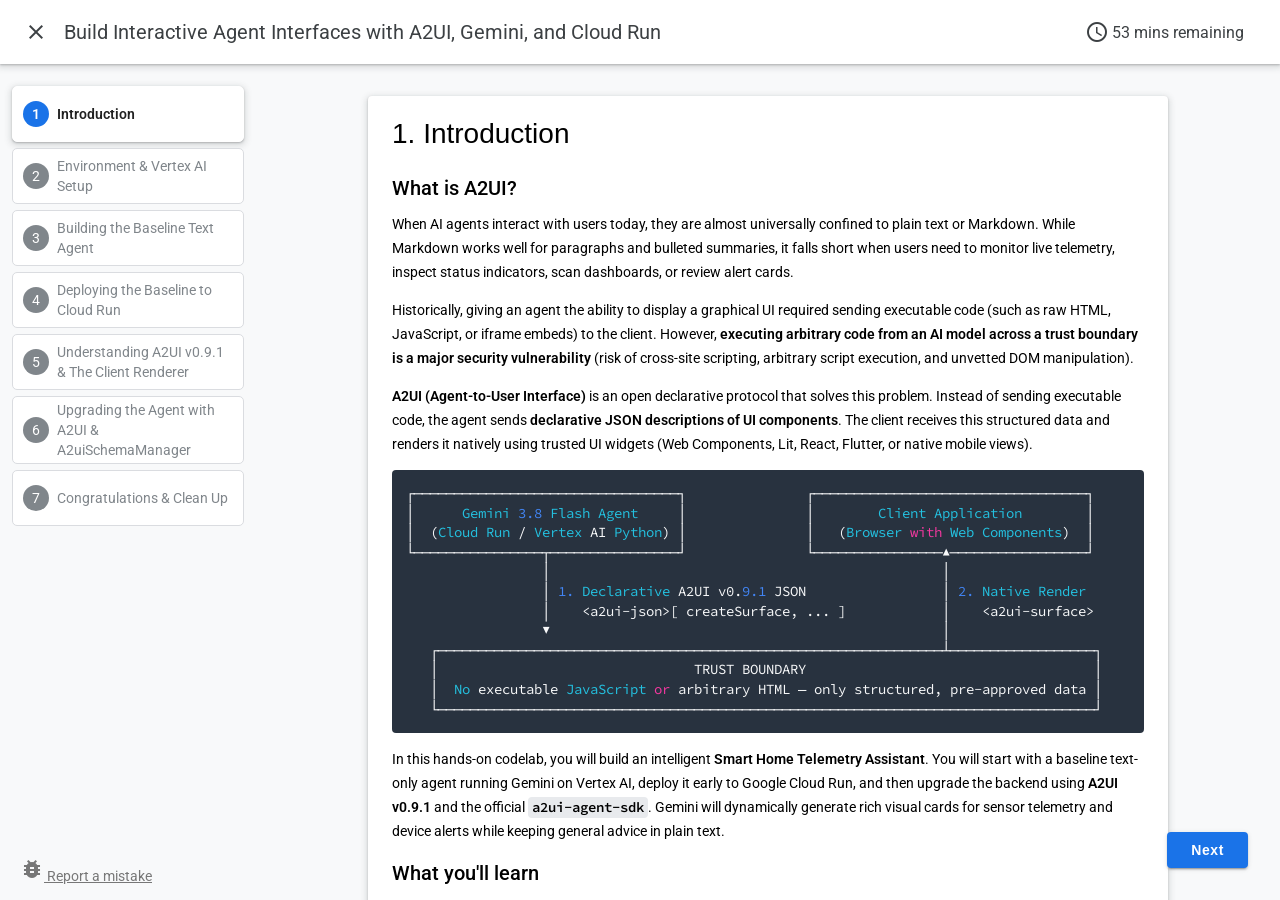
<file: interactive-agent-ui-a2ui-gemini/index.html>
<!doctype html>

<html>
<head>
  <meta name="viewport" content="width=device-width, minimum-scale=1.0, initial-scale=1.0, user-scalable=yes">
  <meta name="theme-color" content="#4F7DC9">
  <meta charset="UTF-8">
  <title>Build Interactive Agent Interfaces with A2UI, Gemini, and Cloud Run</title>
  <link rel="stylesheet" href="//fonts.googleapis.com/css?family=Source+Code+Pro:400|Roboto:400,300,400italic,500,700|Roboto+Mono">
  <link rel="stylesheet" href="//fonts.googleapis.com/icon?family=Material+Icons">
  <link rel="stylesheet" href="./claat-public/codelab-elements.css">
  <style>
    .success {
      color: #1e8e3e;
    }
    .error {
      color: red;
    }
  </style>
</head>
<body>
  <google-codelab-analytics gaid="UA-49880327-14"></google-codelab-analytics>
  <google-codelab codelab-gaid=""
                  id="interactive-agent-ui-a2ui-gemini"
                  title="Build Interactive Agent Interfaces with A2UI, Gemini, and Cloud Run"
                  environment="web"
                  feedback-link="https://github.com/a2ui-project/a2ui/issues">
    
      <google-codelab-step label="Introduction" duration="5">
        <h2 is-upgraded>What is A2UI?</h2>
<p>When AI agents interact with users today, they are almost universally confined to plain text or Markdown. While Markdown works well for paragraphs and bulleted summaries, it falls short when users need to monitor live telemetry, inspect status indicators, scan dashboards, or review alert cards.</p>
<p>Historically, giving an agent the ability to display a graphical UI required sending executable code (such as raw HTML, JavaScript, or iframe embeds) to the client. However, <strong>executing arbitrary code from an AI model across a trust boundary is a major security vulnerability</strong> (risk of cross-site scripting, arbitrary script execution, and unvetted DOM manipulation).</p>
<p><strong>A2UI (Agent-to-User Interface)</strong> is an open declarative protocol that solves this problem. Instead of sending executable code, the agent sends <strong>declarative JSON descriptions of UI components</strong>. The client receives this structured data and renders it natively using trusted UI widgets (Web Components, Lit, React, Flutter, or native mobile views).</p>
<pre><code>┌─────────────────────────────────┐               ┌──────────────────────────────────┐
│      Gemini 3.8 Flash Agent     │               │        Client Application        │
│  (Cloud Run / Vertex AI Python) │               │   (Browser with Web Components)  │
└────────────────┬────────────────┘               └────────────────▲─────────────────┘
                 │                                                 │
                 │ 1. Declarative A2UI v0.9.1 JSON                 │ 2. Native Render
                 │    &lt;a2ui-json&gt;[ createSurface, ... ]            │    &lt;a2ui-surface&gt;
                 ▼                                                 │
   ┌───────────────────────────────────────────────────────────────┴──────────────────┐
   │                                TRUST BOUNDARY                                    │
   │  No executable JavaScript or arbitrary HTML — only structured, pre-approved data │
   └──────────────────────────────────────────────────────────────────────────────────┘
</code></pre>
<p>In this hands-on codelab, you will build an intelligent <strong>Smart Home Telemetry Assistant</strong>. You will start with a baseline text-only agent running Gemini on Vertex AI, deploy it early to Google Cloud Run, and then upgrade the backend using <strong>A2UI v0.9.1</strong> and the official <strong><code>a2ui-agent-sdk</code></strong>. Gemini will dynamically generate rich visual cards for sensor telemetry and device alerts while keeping general advice in plain text.</p>
<h2 class="checklist" is-upgraded>What you&#39;ll learn</h2>
<ul class="checklist">
<li>The core concepts and trust-boundary security of the A2UI declarative protocol.</li>
<li>How to connect a Python FastAPI backend to <strong>Gemini 3.8 Flash</strong> using the <code>google-genai</code> SDK on <strong>Vertex AI</strong>.</li>
<li>How to equip Gemini with a <strong>Tool</strong> to inspect simulated smart home telemetry.</li>
<li>How to deploy a containerized application to <strong>Google Cloud Run</strong>.</li>
<li>How to use the official <strong><code>a2ui-agent-sdk</code></strong> and <code>A2uiSchemaManager</code> to generate standard A2UI v0.9.1 prompts programmatically instead of maintaining custom text blobs.</li>
<li>How to embed an A2UI client renderer (<code>&lt;a2ui-surface&gt;</code>) into a web interface with <strong>zero build steps</strong> using browser ES modules.</li>
<li>How to test queries like <em>&#34;What needs my attention?&#34;</em> to detect low batteries and display visual alert cards.</li>
</ul>
<h2 is-upgraded>Prerequisites</h2>
<ul>
<li>Basic experience with terminal commands and Python.</li>
<li>A Google Cloud Project with billing enabled.</li>
<li>Access to Google Cloud Shell or a local machine with the Google Cloud SDK (<code>gcloud</code>) installed.</li>
</ul>


      </google-codelab-step>
    
      <google-codelab-step label="Environment &amp; Vertex AI Setup" duration="8">
        <p>In this step, you will prepare your Google Cloud environment, enable the necessary Cloud APIs, configure IAM access for Vertex AI, and examine the starter repository.</p>
<h2 is-upgraded>Launch Google Cloud Shell</h2>
<p>Open the <a href="https://console.cloud.google.com/" target="_blank">Google Cloud Console</a> in your browser, log in to your Google Cloud account, and click the <strong>Activate Cloud Shell</strong> button in the top right corner.</p>
<p>Cloud Shell provides a pre-configured Linux terminal with <code>gcloud</code>, <code>python3</code>, and <code>git</code> already installed.</p>
<h2 is-upgraded>Set your Project ID and Region</h2>
<p>In Cloud Shell, set your Google Cloud project and preferred region as shell environment variables:</p>
<pre><code language="language-bash" class="language-bash"># Set your active Google Cloud Project ID
export GOOGLE_CLOUD_PROJECT=&#34;$(gcloud config get-value project)&#34;
export GOOGLE_CLOUD_REGION=&#34;us-central1&#34;

echo &#34;Project ID: ${GOOGLE_CLOUD_PROJECT}&#34;
echo &#34;Region:     ${GOOGLE_CLOUD_REGION}&#34;
</code></pre>
<h2 is-upgraded>Enable Required Google Cloud APIs</h2>
<p>Enable the APIs for Cloud Run, Vertex AI, and Cloud Build:</p>
<pre><code language="language-bash" class="language-bash">gcloud services enable \
  run.googleapis.com \
  aiplatform.googleapis.com \
  cloudbuild.googleapis.com
</code></pre>
<h2 is-upgraded>Configure IAM Permissions for Vertex AI</h2>
<p>When deploying to Google Cloud Run, your container runs by default under the <strong>Compute Engine default service account</strong>. Grant this service account the <code>roles/aiplatform.user</code> role so it can authenticate against Vertex AI via Application Default Credentials (ADC):</p>
<pre><code language="language-bash" class="language-bash"># Retrieve project number
PROJECT_NUMBER=&#34;$(gcloud projects describe ${GOOGLE_CLOUD_PROJECT} --format=&#39;value(projectNumber)&#39;)&#34;

# Grant Vertex AI User role to the default service account
gcloud projects add-iam-policy-binding ${GOOGLE_CLOUD_PROJECT} \
  --member=&#34;serviceAccount:${PROJECT_NUMBER}-compute@developer.gserviceaccount.com&#34; \
  --role=&#34;roles/aiplatform.user&#34;
</code></pre>
<aside class="special"><p><strong>Tip:</strong> Configuring IAM roles early ensures that your Cloud Run deployment can call Gemini on Vertex AI immediately upon deployment without authentication errors. </p>
</aside>
<h2 is-upgraded>Clone and Inspect the Starter Repository</h2>
<p>To focus directly on backend logic, Gemini prompting, and A2UI rendering, clone the pre-built starter repository which already includes the web frontend boilerplate (<code>index.html</code>, <code>styles.css</code>, <code>a2ui-bridge.js</code>), <code>Dockerfile</code>, and <code>sensors.py</code>:</p>
<pre><code language="language-bash" class="language-bash">git clone https://github.com/avedave/smart-home-a2ui-starter.git
cd smart-home-a2ui-starter
</code></pre>
<aside class="warning"><p><strong>Note:</strong> If you are already working directly in the project workspace, simply navigate to the workspace directory: <code>cd ~/projects/a2ui/ag</code>. </p>
</aside>
<h2 is-upgraded>Install Dependencies</h2>
<p>Set up a virtual environment and install the required dependencies:</p>
<pre><code language="language-bash" class="language-bash">python3 -m venv .venv
source .venv/bin/activate
pip install -r requirements.txt
</code></pre>
<p>The <code>requirements.txt</code> file includes:</p>
<ul>
<li><code>fastapi==0.141.1</code>: Modern, lightweight asynchronous web framework.</li>
<li><code>uvicorn[standard]==0.54.0</code>: High-performance ASGI web server.</li>
<li><code>google-genai==2.25.0</code>: Google Gen AI SDK for Python with Vertex AI support.</li>
<li><code>a2ui-agent-sdk==0.6.0</code>: Official A2UI Python SDK providing <code>A2uiSchemaManager</code> and <code>BasicCatalog</code>.</li>
</ul>
<h2 is-upgraded>Inspect <code>sensors.py</code></h2>
<p>Open and view <code>sensors.py</code>. This module provides simulated telemetry from smart home sensors:</p>
<pre><code language="language-python" class="language-python">SMART_HOME_SENSORS = {
    &#34;climate&#34;: {
        &#34;thermostat&#34;: {
            &#34;name&#34;: &#34;Living Room Thermostat&#34;,
            &#34;current_temperature&#34;: 71,
            &#34;target_temperature&#34;: 72,
            &#34;humidity&#34;: 45,
            &#34;mode&#34;: &#34;heat&#34;,
            &#34;battery_percent&#34;: 92,
            &#34;status&#34;: &#34;normal&#34;,
        },
    },
    &#34;environmental&#34;: {
        &#34;nursery_air_sensor&#34;: {
            &#34;name&#34;: &#34;Nursery Air Quality Monitor&#34;,
            &#34;co2_ppm&#34;: 540,
            &#34;voc_index&#34;: &#34;Good&#34;,
            &#34;humidity&#34;: 48,
            &#34;battery_percent&#34;: 14,  # LOW BATTERY! Needs attention
            &#34;status&#34;: &#34;low_battery_warning&#34;,
        },
        &#34;basement_water_sensor&#34;: {
            &#34;name&#34;: &#34;Basement Water Leak Detector&#34;,
            &#34;moisture_detected&#34;: False,
            &#34;battery_percent&#34;: 95,
            &#34;status&#34;: &#34;normal&#34;,
        },
    },
    &#34;safety&#34;: {
        &#34;hallway_smoke_detector&#34;: {
            &#34;name&#34;: &#34;Hallway Smoke &amp; CO Alarm&#34;,
            &#34;smoke_detected&#34;: False,
            &#34;co_detected&#34;: False,
            &#34;battery_percent&#34;: 11,  # CRITICALLY LOW BATTERY! Needs attention
            &#34;status&#34;: &#34;critical_battery&#34;,
        },
    },
    &#34;security&#34;: {
        &#34;front_door_lock&#34;: {
            &#34;name&#34;: &#34;Front Door Smart Lock&#34;,
            &#34;state&#34;: &#34;locked&#34;,
            &#34;battery_percent&#34;: 88,
            &#34;status&#34;: &#34;normal&#34;,
        },
        &#34;garage_door&#34;: {
            &#34;name&#34;: &#34;Garage Overhead Door&#34;,
            &#34;state&#34;: &#34;closed&#34;,
            &#34;battery_percent&#34;: 90,
            &#34;status&#34;: &#34;normal&#34;,
        },
    },
    &#34;lighting&#34;: {
        &#34;living_room&#34;: {&#34;name&#34;: &#34;Living Room Ceiling&#34;, &#34;state&#34;: &#34;on&#34;, &#34;brightness&#34;: 80},
        &#34;kitchen&#34;: {&#34;name&#34;: &#34;Kitchen Pendant&#34;, &#34;state&#34;: &#34;off&#34;, &#34;brightness&#34;: 0},
        &#34;bedroom&#34;: {&#34;name&#34;: &#34;Bedroom Lamp&#34;, &#34;state&#34;: &#34;on&#34;, &#34;brightness&#34;: 50},
    },
}

def get_sensor_report() -&gt; Dict[str, Any]:
    &#34;&#34;&#34;Retrieves a comprehensive status report from all smart home sensors.&#34;&#34;&#34;
    return SMART_HOME_SENSORS
</code></pre>
<aside class="special"><p><strong>Key Scenario:</strong> Notice the two battery conditions: the <strong>Nursery Air Quality Monitor</strong> is down to 14% (warning), and the <strong>Hallway Smoke &amp; CO Alarm</strong> has dropped to a critical 11%. Later in this codelab, you will ask Gemini: <em>&#34;What needs my attention?&#34;</em> and see how A2UI highlights these urgent warnings. </p>
</aside>


      </google-codelab-step>
    
      <google-codelab-step label="Building the Baseline Text Agent" duration="10">
        <p>Before introducing A2UI, you will create a baseline agent in <code>main.py</code> that interacts with Gemini 3.8 Flash on Vertex AI and returns traditional text-only responses.</p>
<h2 is-upgraded>Author <code>main.py</code></h2>
<p>Create or edit <code>main.py</code> in your project root with the following implementation:</p>
<pre><code language="language-python" class="language-python">import os
from typing import Any, Dict, List, Optional
from fastapi import FastAPI, HTTPException
from fastapi.staticfiles import StaticFiles
from fastapi.responses import FileResponse
from pydantic import BaseModel
from google import genai
from google.genai import types

from sensors import get_sensor_report

app = FastAPI(title=&#34;Smart Home Assistant&#34;)

# Configure Vertex AI Gemini Client
PROJECT_ID = os.environ.get(&#34;GOOGLE_CLOUD_PROJECT&#34;) or os.environ.get(&#34;GCP_PROJECT&#34;)
LOCATION = os.environ.get(&#34;GOOGLE_CLOUD_REGION&#34;, &#34;us-central1&#34;)

client = genai.Client(
    vertexai=True,
    project=PROJECT_ID,
    location=LOCATION,
)

BASELINE_SYSTEM_INSTRUCTION = &#34;&#34;&#34;You are a helpful Smart Home Voice &amp; Telemetry Assistant.
You monitor IoT home sensors: climate, indoor air quality, smoke detectors, security locks, and battery health.
You have access to the `get_sensor_report` tool to inspect real-time sensor data.
Provide helpful, friendly text answers to user questions.&#34;&#34;&#34;

class ChatMessage(BaseModel):
    role: str
    content: str

class ChatRequest(BaseModel):
    message: str
    history: Optional[List[ChatMessage]] = None

class ChatResponse(BaseModel):
    text: str
    a2ui: Optional[Any] = None

@app.post(&#34;/api/chat&#34;, response_model=ChatResponse)
async def chat_endpoint(req: ChatRequest):
    try:
        contents = []
        if req.history:
            for msg in req.history:
                contents.append(types.Content(
                    role=msg.role,
                    parts=[types.Part.from_text(text=msg.content)]
                ))
        contents.append(types.Content(
            role=&#34;user&#34;,
            parts=[types.Part.from_text(text=req.message)]
        ))

        config = types.GenerateContentConfig(
            system_instruction=BASELINE_SYSTEM_INSTRUCTION,
            temperature=0.3,
            tools=[get_sensor_report],
        )

        response = client.models.generate_content(
            model=&#34;gemini-3.8-flash&#34;,
            contents=contents,
            config=config,
        )

        return ChatResponse(text=response.text or &#34;No response generated.&#34;, a2ui=None)
    except Exception as e:
        print(f&#34;Error calling Gemini: {e}&#34;)
        raise HTTPException(status_code=500, detail=str(e))

@app.get(&#34;/api/sensors&#34;)
async def sensors_endpoint():
    &#34;&#34;&#34;Returns raw sensor telemetry.&#34;&#34;&#34;
    return get_sensor_report()

# Mount static frontend
static_dir = os.path.join(os.path.dirname(__file__), &#34;static&#34;)
if os.path.exists(static_dir):
    app.mount(&#34;/static&#34;, StaticFiles(directory=static_dir), name=&#34;static&#34;)

@app.get(&#34;/&#34;)
async def root():
    index_file = os.path.join(static_dir, &#34;index.html&#34;)
    if os.path.exists(index_file):
        return FileResponse(index_file)
    return {&#34;message&#34;: &#34;Smart Home Telemetry API running.&#34;}

if __name__ == &#34;__main__&#34;:
    import uvicorn
    port = int(os.environ.get(&#34;PORT&#34;, 8080))
    uvicorn.run(&#34;main:app&#34;, host=&#34;0.0.0.0&#34;, port=port, reload=True)
</code></pre>
<h2 is-upgraded>Key Architectural Concepts in <code>main.py</code></h2>
<ol type="1">
<li><strong>Vertex AI Initialization:</strong> The <code>genai.Client(vertexai=True, ...)</code> initializes the unified <code>google-genai</code> SDK using Google Cloud credentials.</li>
<li><strong>Function Calling (Tools):</strong> We pass <code>tools=[get_sensor_report]</code> to <code>types.GenerateContentConfig</code>. When the user asks about the home, Gemini automatically calls <code>get_sensor_report()</code> to fetch the real-time sensor dictionary.</li>
<li><strong>Model Selection:</strong> We use <code>gemini-3.8-flash</code>, offering low latency, cost efficiency, and strong reasoning capabilities for function calling.</li>
</ol>
<h2 is-upgraded>Test the Baseline Agent Locally</h2>
<p>Start the local server:</p>
<pre><code language="language-bash" class="language-bash">uvicorn main:app --reload --port 8080
</code></pre>
<p>Click <strong>Web Preview</strong> in the top right of Cloud Shell and select <strong>Preview on port 8080</strong>.</p>
<p>Try two different prompts:</p>
<ol type="1">
<li><strong>Conversational Question:</strong><ul>
<li>Prompt: <em>&#34;What is a healthy indoor humidity?&#34;</em></li>
<li>Result: Gemini provides a helpful, friendly paragraph explaining that 30% to 50% relative humidity is ideal. This is a great user experience for text.</li>
</ul>
</li>
<li><strong>Telemetry / Status Check:</strong><ul>
<li>Prompt: <em>&#34;Show all sensor readings&#34;</em> or <em>&#34;What is the status of my home?&#34;</em></li>
<li>Result: Gemini fetches the sensor dictionary and outputs a long list of bullet points or a wall of text.</li>
</ul>
</li>
</ol>
<aside class="warning"><p><strong>The Text-Only UX Problem:</strong> Notice the contrast. While text works well for explanations, scanning through paragraphs of bullet points to find which battery is dead or which alarm is triggering is slow, error-prone, and cumbersome. Users expect visual dashboards and status badges for IoT devices. </p>
</aside>
<p>Press <code>Ctrl+C</code> in your terminal to stop the local test server before proceeding.</p>


      </google-codelab-step>
    
      <google-codelab-step label="Deploying the Baseline to Cloud Run" duration="7">
        <p>Deploying to Google Cloud Run early allows you to verify that containerization, Cloud Build, IAM service account permissions, and Vertex AI connectivity work end-to-end.</p>
<h2 is-upgraded>Review the <code>Dockerfile</code></h2>
<p>The starter repository contains a production-ready <code>Dockerfile</code>:</p>
<pre><code language="language-dockerfile" class="language-dockerfile">FROM python:3.11-slim

ENV PYTHONUNBUFFERED=1 \
    PORT=8080

WORKDIR /app

COPY requirements.txt .
RUN pip install --no-cache-dir -r requirements.txt

COPY . .

CMD [&#34;uvicorn&#34;, &#34;main:app&#34;, &#34;--host&#34;, &#34;0.0.0.0&#34;, &#34;--port&#34;, &#34;8080&#34;]
</code></pre>
<h2 is-upgraded>Deploy to Cloud Run</h2>
<p>Run <code>gcloud run deploy</code> to build and deploy your container from source:</p>
<pre><code language="language-bash" class="language-bash">gcloud run deploy smart-home-a2ui \
  --source . \
  --region &#34;${GOOGLE_CLOUD_REGION}&#34; \
  --allow-unauthenticated \
  --set-env-vars GOOGLE_CLOUD_PROJECT=&#34;${GOOGLE_CLOUD_PROJECT}&#34;,GOOGLE_CLOUD_REGION=&#34;${GOOGLE_CLOUD_REGION}&#34;
</code></pre>
<p>When prompted to confirm the service name or creation, press <strong>Enter</strong>.</p>
<p>Google Cloud Build will package the container, upload it to Artifact Registry, and launch a Cloud Run service.</p>
<p>Once the command completes, you will see a service URL in your terminal:</p>
<pre><code>Service [smart-home-a2ui] revision [smart-home-a2ui-00001-xxx] has been deployed and is serving 100 percent of traffic.
Service URL: https://smart-home-a2ui-xxxxxx-uc.a.run.app
</code></pre>
<p>Open the <strong>Service URL</strong> in your browser. You now have a live, cloud-hosted smart home agent running on Cloud Run!</p>


      </google-codelab-step>
    
      <google-codelab-step label="Understanding A2UI v0.9.1 &amp; The Client Renderer" duration="8">
        <p>Now that the baseline agent is running in the cloud, let&#39;s explore how <strong>A2UI v0.9.1</strong> bridges the gap between text chat and rich graphical user interfaces without compromising security.</p>
<h2 is-upgraded>Declarative UI vs. Executable Code</h2>
<p>Why not have Gemini generate raw HTML or React code?</p>
<ul>
<li><strong>Security Vulnerability:</strong> Models generating raw HTML/JS can introduce Cross-Site Scripting (XSS), script injection, or bypass client-side security policies.</li>
<li><strong>Fragile Styling:</strong> Raw HTML code generated by an LLM frequently clashes with the host application&#39;s theme, layout, and responsiveness.</li>
<li><strong>Lack of Governance:</strong> The client application has no control over what elements the model creates.</li>
</ul>
<p><strong>A2UI v0.9.1 solves this with a prompt-first, declarative message protocol.</strong> Instead of arbitrary code, the server streams structured JSON messages:</p>
<ol type="1">
<li><strong><code>createSurface</code></strong>: Signals the client to initialize a rendering surface.</li>
<li><strong><code>updateComponents</code></strong>: Sends a flat array of component definitions (with ID references for parent-child hierarchies).</li>
<li><strong><code>updateDataModel</code></strong>: Updates or populates dynamic data bindings separately from the UI structure.</li>
</ol>
<p>Here is an example A2UI v0.9.1 message payload:</p>
<pre><code language="language-json" class="language-json">[
  {
    &#34;createSurface&#34;: {
      &#34;surfaceId&#34;: &#34;smoke-alarm-alert&#34;,
      &#34;catalogId&#34;: &#34;https://a2ui.org/specification/v0_9_1/catalogs/basic/catalog.json&#34;
    }
  },
  {
    &#34;updateComponents&#34;: {
      &#34;surfaceId&#34;: &#34;smoke-alarm-alert&#34;,
      &#34;components&#34;: [
        {
          &#34;id&#34;: &#34;root&#34;,
          &#34;component&#34;: &#34;Card&#34;,
          &#34;child&#34;: &#34;content-col&#34;
        },
        {
          &#34;id&#34;: &#34;content-col&#34;,
          &#34;component&#34;: &#34;Column&#34;,
          &#34;children&#34;: [&#34;title-text&#34;, &#34;status-text&#34;]
        },
        {
          &#34;id&#34;: &#34;title-text&#34;,
          &#34;component&#34;: &#34;Text&#34;,
          &#34;text&#34;: &#34;Hallway Smoke &amp; CO Alarm&#34;,
          &#34;variant&#34;: &#34;h2&#34;
        },
        {
          &#34;id&#34;: &#34;status-text&#34;,
          &#34;component&#34;: &#34;Text&#34;,
          &#34;text&#34;: &#34;Battery: 11% (CRITICAL)&#34;,
          &#34;variant&#34;: &#34;caption&#34;
        }
      ]
    }
  }
]
</code></pre>
<p>The client receives this JSON and maps it to pre-vetted, styled components. No code is executed; only pre-approved components from the catalog are rendered!</p>
<h2 is-upgraded>The Standard 18 Primitives (<code>BasicCatalog</code>)</h2>
<p>A2UI v0.9.1 provides 18 standard primitives organized into four categories:</p>
<table>
<tr><td colspan="1" rowspan="1"><p>Category</p>
</td><td colspan="1" rowspan="1"><p>Primitives</p>
</td></tr>
<tr><td colspan="1" rowspan="1"><p><strong>Layout</strong></p>
</td><td colspan="1" rowspan="1"><p><code>Card</code>, <code>Column</code>, <code>Row</code>, <code>List</code>, <code>Tabs</code>, <code>Divider</code>, <code>Modal</code></p>
</td></tr>
<tr><td colspan="1" rowspan="1"><p><strong>Display</strong></p>
</td><td colspan="1" rowspan="1"><p><code>Text</code>, <code>Image</code>, <code>Icon</code>, <code>Video</code>, <code>AudioPlayer</code></p>
</td></tr>
<tr><td colspan="1" rowspan="1"><p><strong>Input</strong></p>
</td><td colspan="1" rowspan="1"><p><code>TextField</code>, <code>CheckBox</code>, <code>ChoicePicker</code>, <code>Slider</code>, <code>DateTimeInput</code></p>
</td></tr>
<tr><td colspan="1" rowspan="1"><p><strong>Action</strong></p>
</td><td colspan="1" rowspan="1"><p><code>Button</code></p>
</td></tr>
</table>
<h2 is-upgraded>The Two-Tier Web Architecture</h2>
<p>According to the official <a href="https://github.com/a2ui-project/a2ui/blob/main/docs/public/guides/client-setup.md" target="_blank">A2UI Client Setup Guide</a>, web frontends for A2UI are built on two distinct layers:</p>
<pre><code>┌────────────────────────────────────────────────────────┐
│               Agent (Python / Gemini)                 │
│         Emits A2UI v0.9 Protocol Messages              │
└───────────────────────────┬────────────────────────────┘
                            │ (JSON stream)
┌───────────────────────────▼────────────────────────────┐
│         Shared Foundation: @a2ui/web_core              │
│  • MessageProcessor (processes stream &amp; envelopes)     │
│  • SurfaceModel, ComponentModel, DataModel             │
│  • Reactive signals &amp; data path binding ({&#34;path&#34;: ..}) │
│  • Action dispatching (userAction envelopes)           │
└───────────────┬────────────────────────┬───────────────┘
                │                        │
┌───────────────▼────────┐      ┌────────▼───────────────┐
│     @a2ui/lit          │      │  @a2ui/react / Angular │
│  • &lt;a2ui-surface&gt;      │      │  • React hooks / ctx   │
│  • basicCatalog (v0.9) │      │  • Angular service     │
└────────────────────────┘      └────────────────────────┘
</code></pre>
<ol type="1">
<li><strong>Shared Foundation (</strong><strong><code>@a2ui/web_core</code></strong><strong>)</strong>: Provides the <code>MessageProcessor</code> that parses the stream of protocol messages (<code>createSurface</code>, <code>updateComponents</code>, <code>updateDataModel</code>, <code>deleteSurface</code>), builds the reactive <code>SurfaceModel</code>, and manages decoupled data bindings.</li>
<li><strong>Framework Presentation (</strong><strong><code>@a2ui/lit</code></strong><strong>, </strong><strong><code>@a2ui/react</code></strong><strong>, </strong><strong><code>@a2ui/angular</code></strong><strong>)</strong>: Provides pre-styled, accessible UI components. For Web Components, <code>@a2ui/lit</code> registers the official <code>&lt;a2ui-surface&gt;</code> custom element and provides the standard <code>basicCatalog</code> containing all 18 primitives.</li>
</ol>
<h2 is-upgraded>The A2UI Client Bridge (<code>static/a2ui-bridge.js</code>)</h2>
<p>In <code>static/a2ui-bridge.js</code>, we import the official <code>@a2ui/web_core</code> and <code>@a2ui/lit</code> packages directly in the browser via modern ESM without requiring any Node.js, <code>npm</code>, or Vite build step:</p>
<pre><code language="language-javascript" class="language-javascript">import { MessageProcessor, injectBasicCatalogStyles } from &#39;https://esm.sh/@a2ui/web_core@0.11.0/v0_9&#39;;
import { basicCatalog } from &#39;https://esm.sh/@a2ui/lit@0.11.0/v0_9&#39;;

// Initialize the official A2UI MessageProcessor with the basic catalog
const processor = new MessageProcessor([basicCatalog]);
injectBasicCatalogStyles(document);

export async function renderA2UIMessages(container, messages) {
  // Feed incoming A2UI envelopes into the MessageProcessor
  processor.processMessages(messages);

  const surface = processor.model.surfacesMap.get(&#39;attention-dashboard&#39;);
  if (surface) {
    const surfaceEl = document.createElement(&#39;a2ui-surface&#39;);
    // Bind the reactive SurfaceModel to the official Lit custom element
    surfaceEl.surface = surface;
    container.appendChild(surfaceEl);
    await surfaceEl.updateComplete;
    return surfaceEl;
  }
}
</code></pre>
<p>The bridge also includes a resilient offline fallback so the application continues to render cleanly even in air-gapped or offline environments.</p>
<h2 is-upgraded>Client Chat Integration (<code>static/index.html</code>)</h2>
<p>When the user submits a message, <code>static/index.html</code> calls <code>/api/chat</code>. If the response contains an <code>a2ui</code> surface payload, it calls <code>window.renderA2UIMessages</code> to mount the official <code>&lt;a2ui-surface&gt;</code>:</p>
<pre><code language="language-javascript" class="language-javascript">if (a2uiSurfaceData) {
  const surfaceContainer = document.createElement(&#39;div&#39;);
  surfaceContainer.className = &#39;surface-wrapper&#39;;
  bubble.appendChild(surfaceContainer);

  if (typeof window.renderA2UIMessages === &#39;function&#39;) {
    window.renderA2UIMessages(surfaceContainer, a2uiSurfaceData).then(() =&gt; {
      chatContainer.scrollTop = chatContainer.scrollHeight;
    });
  }
}
</code></pre>
<p>Now let&#39;s teach Gemini how to generate this A2UI v0.9.1 JSON using <code>a2ui-agent-sdk</code>!</p>


      </google-codelab-step>
    
      <google-codelab-step label="Upgrading the Agent with A2UI &amp; A2uiSchemaManager" duration="12">
        <p>Instead of authoring a custom, hand-crafted system prompt (&#34;blob of text&#34;), we will use the official <strong><code>a2ui-agent-sdk</code></strong> package and its <code>A2uiSchemaManager</code>.</p>
<h2 is-upgraded>Why use <code>A2uiSchemaManager</code>?</h2>
<ol type="1">
<li><strong>Prompt-First Schema Generation:</strong> Automatically generates the complete A2UI v0.9.1 JSON Schema, component catalog definitions, and few-shot examples for Gemini.</li>
<li><strong>Clean Developer API:</strong> You only provide three domain-specific descriptions: <ul>
<li><code>role_description</code>: Persona and available tools.</li>
<li><code>workflow_description</code>: When to respond in plain text vs when to emit A2UI JSON.</li>
<li><code>ui_description</code>: Design heuristics (e.g. Cards for alerts, Columns for layout).</li>
</ul>
</li>
<li><strong>Standards Compliant:</strong> Automatically enforces the official <code><a2ui-json> ... </a2ui-json></code> protocol tags and top-down component ordering.</li>
</ol>
<h2 is-upgraded>Updating <code>main.py</code></h2>
<p>Open <code>main.py</code> and update it to use <code>A2uiSchemaManager</code>:</p>
<pre><code language="language-python" class="language-python">import json
import os
import re
from typing import Any, Dict, List, Optional, Tuple, Union
from fastapi import FastAPI, HTTPException
from fastapi.staticfiles import StaticFiles
from fastapi.responses import FileResponse
from pydantic import BaseModel
from google import genai
from google.genai import types

# Import official A2UI v0.9.1 tools from a2ui-agent-sdk
from a2ui.basic_catalog.provider import BasicCatalog
from a2ui.schema.manager import A2uiSchemaManager

from sensors import get_sensor_report

app = FastAPI(title=&#34;Smart Home Assistant (A2UI v0.9.1)&#34;)

# Configure Vertex AI Gemini Client
PROJECT_ID = os.environ.get(&#34;GOOGLE_CLOUD_PROJECT&#34;) or os.environ.get(&#34;GCP_PROJECT&#34;)
LOCATION = os.environ.get(&#34;GOOGLE_CLOUD_REGION&#34;, &#34;us-central1&#34;)

client = genai.Client(
    vertexai=True,
    project=PROJECT_ID,
    location=LOCATION,
)

# Initialize A2UI v0.9.1 Schema Manager with BasicCatalog
schema_manager = A2uiSchemaManager(
    version=&#34;0.9.1&#34;,
    catalogs=[BasicCatalog.get_config(&#34;0.9.1&#34;)],
)

# Generate the complete system instruction programmatically
A2UI_SYSTEM_INSTRUCTION = schema_manager.generate_system_prompt(
    role_description=(
        &#34;You are an intelligent Smart Home Voice &amp; Telemetry Assistant. &#34;
        &#34;You monitor IoT home sensors: climate, indoor air quality, smoke detectors, &#34;
        &#34;security locks, and battery health. &#34;
        &#34;You have access to the `get_sensor_report` tool to inspect real-time sensor data.&#34;
    ),
    workflow_description=(
        &#34;DECISION RULE FOR OUTPUT FORMAT:\n\n&#34;
        &#34;1. TEXT-ONLY RESPONSE:\n&#34;
        &#34;   When the user asks conversational questions, general knowledge, explanations, &#34;
        &#34;recommendations, or troubleshooting (e.g., &#39;What humidity is ideal for sleep?&#39;, &#34;
        &#34;&#39;How can I conserve energy with smart thermostats?&#39;):\n&#34;
        &#34;   -&gt; Respond ONLY in friendly, clear markdown text. Do NOT emit any &lt;a2ui-json&gt; blocks.\n\n&#34;
        &#34;2. A2UI GENERATIVE UI RESPONSE:\n&#34;
        &#34;   When the user asks to inspect sensors, check device status, review dashboards, &#34;
        &#34;or ask &#39;What needs my attention?&#39;:\n&#34;
        &#34;   -&gt; First provide a short friendly text summary (1-2 sentences). Specifically highlight if any &#34;
        &#34;device has a critically low battery.\n&#34;
        &#34;   -&gt; THEN append an A2UI v0.9.1 JSON payload enclosed strictly in `&lt;a2ui-json&gt; ... &lt;/a2ui-json&gt;`.\n&#34;
        &#34;   The JSON must be a list containing a `createSurface` message followed by an `updateComponents` message &#34;
        &#34;defining the visual cards for the devices.&#34;
    ),
    ui_description=(
        &#34;Design guidelines for A2UI v0.9.1:\n&#34;
        &#34;- Use `Card` components for each device or alert grouping.\n&#34;
        &#34;- Use `Row` and `Column` components to structure layout.\n&#34;
        &#34;- For `Row`, use camelCase for `justify` (e.g. &#39;spaceBetween&#39;, &#39;center&#39;, &#39;start&#39;, &#39;end&#39;).\n&#34;
        &#34;- Use `Text` with variant (&#39;h1&#39;, &#39;h2&#39;, &#39;body&#39;, &#39;caption&#39;) for titles and descriptions.\n&#34;
        &#34;- For devices with low batteries (especially the Hallway Smoke Alarm at 11% and Nursery Monitor at 14%), &#34;
        &#34;generate prominent alert cards.&#34;
    ),
    include_schema=True,
    include_examples=True,
)

def parse_a2ui_response(raw_text: str) -&gt; Tuple[str, Optional[Union[List[Dict[str, Any]], Dict[str, Any]]]]:
    &#34;&#34;&#34;Extracts conversational text and optional A2UI v0.9.1 payload from model response.&#34;&#34;&#34;
    a2ui_match = re.search(r&#34;&lt;a2ui-json&gt;\s*([\s\S]*?)\s*&lt;/a2ui-json&gt;&#34;, raw_text)
    if not a2ui_match:
        a2ui_match = re.search(r&#34;```(?:a2ui|json)\s*\n([\s\S]*?)\n```&#34;, raw_text)

    if a2ui_match:
        json_content = a2ui_match.group(1).strip()
        text_before = raw_text[:a2ui_match.start()].strip()
        text_after = raw_text[a2ui_match.end():].strip()
        cleaned_text = f&#34;{text_before} {text_after}&#34;.strip()

        try:
            surface_data = json.loads(json_content)
            return cleaned_text, surface_data
        except json.JSONDecodeError:
            pass

    return raw_text.strip(), None
</code></pre>
<h2 is-upgraded>Test the Upgraded Agent Locally</h2>
<p>Run the application:</p>
<pre><code language="language-bash" class="language-bash">uvicorn main:app --reload --port 8080
</code></pre>
<p>Open Web Preview on port 8080 and test the following queries:</p>
<h3 is-upgraded>1. Conversational Question</h3>
<ul>
<li>Click the chip or type: <strong>&#34;What is a healthy indoor humidity?&#34;</strong></li>
<li><strong>Observation:</strong> Notice that Gemini returns pure conversational text. It does not output any unnecessary UI cards. The interface stays clean and lightweight!</li>
</ul>
<h3 is-upgraded>2. Attention &amp; Low Battery Query</h3>
<ul>
<li>Click the chip or type: <strong>&#34;What needs my attention?&#34;</strong></li>
<li><strong>Observation:</strong> Gemini calls <code>get_sensor_report()</code>, analyzes the telemetry, and identifies that: <ul>
<li>The <strong>Hallway Smoke &amp; CO Alarm</strong> has a critically low battery (11%).</li>
<li>The <strong>Nursery Air Quality Monitor</strong> has a low battery warning (14%).</li>
</ul>
</li>
<li>The assistant emits <code><a2ui-json></code> with <code>createSurface</code> and <code>updateComponents</code> defining structured <strong>Alert Cards</strong> featuring prominent critical and warning badges!</li>
</ul>
<h3 is-upgraded>3. Full Sensor Dashboard</h3>
<ul>
<li>Click the chip or type: <strong>&#34;Show all sensor readings&#34;</strong></li>
<li><strong>Observation:</strong> The assistant generates a full multi-device report with categorized cards for Climate, Safety &amp; Air Quality, and Security locks.</li>
</ul>
<h2 is-upgraded>Redeploy the Upgraded Application to Cloud Run</h2>
<p>Deploy the updated application to your live Cloud Run service:</p>
<pre><code language="language-bash" class="language-bash">gcloud run deploy smart-home-a2ui \
  --source . \
  --region &#34;${GOOGLE_CLOUD_REGION}&#34; \
  --allow-unauthenticated \
  --set-env-vars GOOGLE_CLOUD_PROJECT=&#34;${GOOGLE_CLOUD_PROJECT}&#34;,GOOGLE_CLOUD_REGION=&#34;${GOOGLE_CLOUD_REGION}&#34;
</code></pre>
<p>Visit your public Cloud Run URL. Your cloud-deployed agent is now powered by official A2UI v0.9.1!</p>


      </google-codelab-step>
    
      <google-codelab-step label="Congratulations &amp; Clean Up" duration="3">
        <h2 is-upgraded>What You Built and Learned</h2>
<p>Congratulations! You have successfully built and deployed an interactive, agent-driven smart home telemetry application using <strong>A2UI v0.9.1</strong>, <strong><code>a2ui-agent-sdk</code></strong>, <strong>Gemini 3.8 Flash</strong> on <strong>Vertex AI</strong>, and <strong>Google Cloud Run</strong>.</p>
<p>Here is a summary of what you accomplished:</p>
<ol type="1">
<li><strong>A2UI v0.9.1 Specification:</strong> Learned the prompt-first architecture, <code>createSurface</code>, <code>updateComponents</code>, and standard primitives in <code>BasicCatalog</code>.</li>
<li><strong>Schema-Driven System Prompts:</strong> Used <code>A2uiSchemaManager.generate_system_prompt()</code> from <code>a2ui-agent-sdk</code> to programmatically generate prompts instead of maintaining custom text blobs.</li>
<li><strong>Function Calling with Vertex AI:</strong> Integrated the <code>google-genai</code> Python SDK with <code>gemini-3.8-flash</code> on Vertex AI to inspect live IoT sensor telemetry.</li>
<li><strong>Attention Detection:</strong> Built an experience where prompts like <em>&#34;What needs my attention?&#34;</em> surface actionable warning cards for low-battery devices.</li>
<li><strong>Zero-Build Web Component Rendering:</strong> Embedded <code>&lt;a2ui-surface&gt;</code> into the chat client using modern browser ES modules with zero build steps or bundlers.</li>
<li><strong>Serverless Cloud Deployment:</strong> Deployed the solution to Google Cloud Run with IAM service account permissions configured for Vertex AI.</li>
</ol>
<h2 is-upgraded>Clean Up Resources</h2>
<p>To avoid incurring ongoing Google Cloud charges for Cloud Run and Artifact Registry container images, delete the deployed service:</p>
<pre><code language="language-bash" class="language-bash"># Delete the Cloud Run service
gcloud run services delete smart-home-a2ui \
  --region &#34;${GOOGLE_CLOUD_REGION}&#34; \
  --quiet
</code></pre>
<h2 is-upgraded>Next Steps &amp; Resources</h2>
<ul>
<li>Explore the official <a href="https://github.com/a2ui-project/a2ui" target="_blank">A2UI Project Repository</a> for specifications, Lit/React renderers, and standard component catalogs.</li>
<li>Read the <a href="https://raw.githubusercontent.com/a2ui-project/a2ui/main/docs/public/specification/v0.9.1-a2ui.md" target="_blank">A2UI v0.9.1 Specification</a>.</li>
<li>Read the <a href="https://cloud.google.com/vertex-ai/generative-ai/docs/learn/overview" target="_blank">Gemini on Vertex AI Documentation</a> to explore function calling, multimodal inputs, and streaming responses.</li>
<li>Check out <a href="https://cloud.google.com/run/docs" target="_blank">Google Cloud Run Documentation</a> for scaling, custom domains, and concurrency optimizations.</li>
</ul>


      </google-codelab-step>
    
  </google-codelab>

  <script src="./claat-public/native-shim.js"></script>
  <script src="./claat-public/custom-elements.min.js"></script>
  <script src="./claat-public/prettify.js"></script>
  <script src="./claat-public/codelab-elements.js"></script>
  <script src="//support.google.com/inapp/api.js"></script>

</body>
</html>
</file>
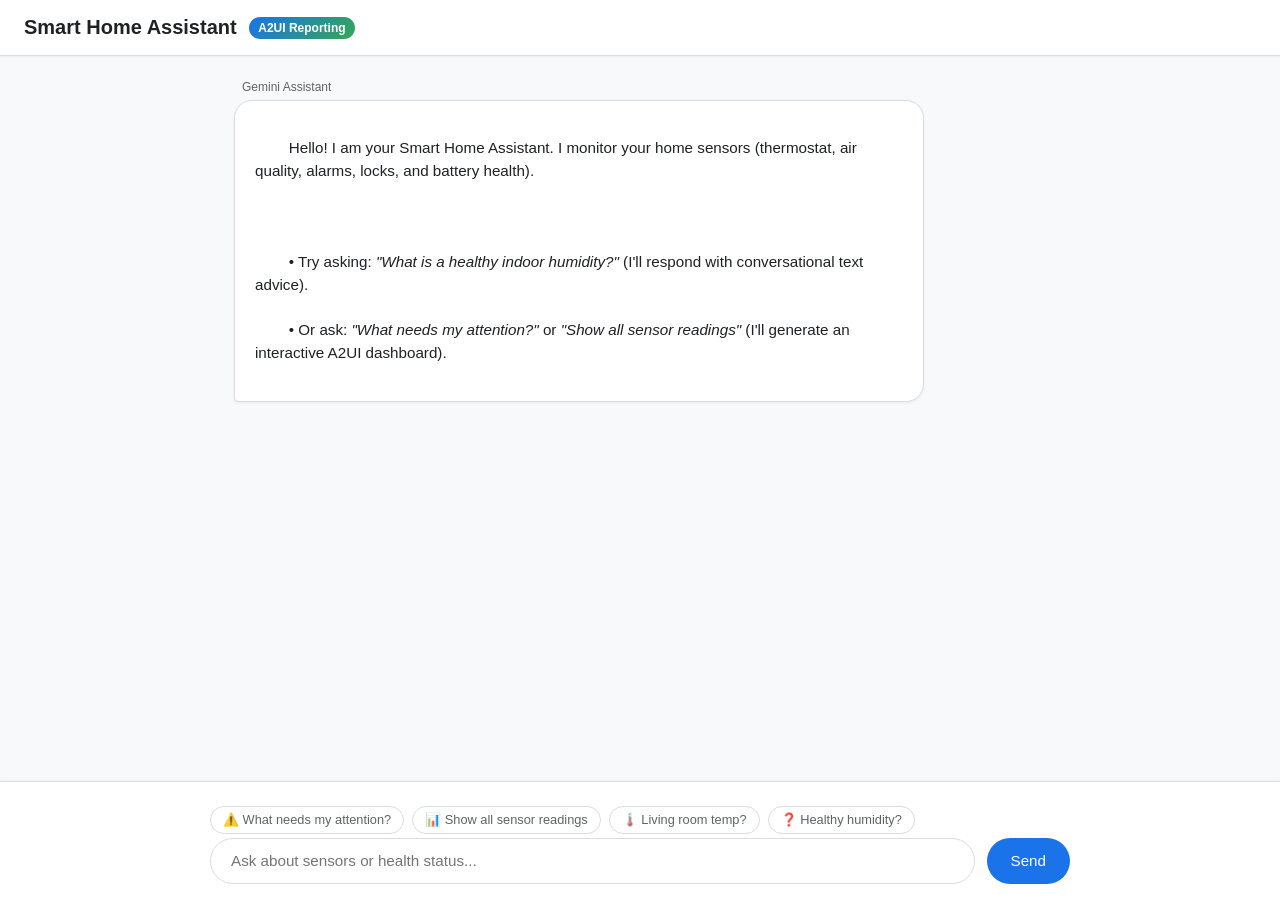
<file: static/index.html>
<!DOCTYPE html>
<html lang="en">
<head>
  <meta charset="UTF-8">
  <meta name="viewport" content="width=device-width, initial-scale=1.0">
  <title>Smart Home Assistant (A2UI)</title>
  <link rel="stylesheet" href="/static/styles.css">
  <script type="module" src="/static/a2ui-bridge.js"></script>
</head>
<body>
  <header>
    <div class="header-title">
      <h1>Smart Home Assistant</h1>
      <span class="badge-a2ui">A2UI Reporting</span>
    </div>
  </header>

  <main class="chat-container" id="chatContainer">
    <div class="message-wrapper assistant">
      <div class="message-sender">Gemini Assistant</div>
      <div class="message-bubble">
        Hello! I am your Smart Home Assistant. I monitor your home sensors (thermostat, air quality, alarms, locks, and battery health).
        <br><br>
        • Try asking: <em>"What is a healthy indoor humidity?"</em> (I'll respond with conversational text advice).<br>
        • Or ask: <em>"What needs my attention?"</em> or <em>"Show all sensor readings"</em> (I'll generate an interactive A2UI dashboard).
      </div>
    </div>
  </main>

  <footer class="composer-container">
    <div class="quick-prompts">
      <button class="quick-chip" onclick="sendQuickPrompt('What needs my attention?')">⚠️ What needs my attention?</button>
      <button class="quick-chip" onclick="sendQuickPrompt('Show all sensor readings')">📊 Show all sensor readings</button>
      <button class="quick-chip" onclick="sendQuickPrompt('What is the living room temperature?')">🌡️ Living room temp?</button>
      <button class="quick-chip" onclick="sendQuickPrompt('What is a healthy indoor humidity?')">❓ Healthy humidity?</button>
    </div>
    <form class="composer-form" id="chatForm">
      <input type="text" id="userInput" class="composer-input" placeholder="Ask about sensors or health status..." autocomplete="off" required>
      <button type="submit" id="sendBtn" class="composer-button">Send</button>
    </form>
  </footer>

  <script>
    const chatContainer = document.getElementById('chatContainer');
    const chatForm = document.getElementById('chatForm');
    const userInput = document.getElementById('userInput');
    const sendBtn = document.getElementById('sendBtn');
    const history = [];

    function appendMessage(role, text, a2uiSurfaceData = null) {
      const wrapper = document.createElement('div');
      wrapper.className = `message-wrapper ${role}`;

      const sender = document.createElement('div');
      sender.className = 'message-sender';
      sender.textContent = role === 'user' ? 'You' : 'Gemini Assistant';

      const bubble = document.createElement('div');
      bubble.className = 'message-bubble';
      if (text) bubble.textContent = text;

      wrapper.appendChild(sender);
      wrapper.appendChild(bubble);

      // If A2UI surface payload is returned, render via official A2UI MessageProcessor / Lit bridge
      if (a2uiSurfaceData) {
        const surfaceContainer = document.createElement('div');
        surfaceContainer.className = 'surface-wrapper';
        bubble.appendChild(surfaceContainer);

        if (typeof window.renderA2UIMessages === 'function') {
          window.renderA2UIMessages(surfaceContainer, a2uiSurfaceData).then(() => {
            chatContainer.scrollTop = chatContainer.scrollHeight;
          });
        }
      }

      chatContainer.appendChild(wrapper);
      chatContainer.scrollTop = chatContainer.scrollHeight;
      return bubble;
    }

    async function handleSendMessage(messageText) {
      if (!messageText.trim()) return;

      appendMessage('user', messageText);
      history.push({ role: 'user', content: messageText });
      userInput.value = '';
      sendBtn.disabled = true;

      const loadingBubble = appendMessage('assistant', 'Analyzing telemetry...');

      try {
        const response = await fetch('/api/chat', {
          method: 'POST',
          headers: { 'Content-Type': 'application/json' },
          body: JSON.stringify({ message: messageText, history: history.slice(0, -1) })
        });

        if (!response.ok) {
          const err = await response.json().catch(() => ({ detail: 'Network error' }));
          throw new Error(err.detail || `Server error ${response.status}`);
        }

        const data = await response.json();
        
        // Remove temporary loading bubble
        loadingBubble.closest('.message-wrapper').remove();

        // Support both baseline (data.response string) and A2UI (data.text + data.a2ui)
        const textMsg = data.text || data.response || '';
        appendMessage('assistant', textMsg, data.a2ui || null);
        history.push({ role: 'model', content: textMsg });
      } catch (err) {
        loadingBubble.textContent = `⚠️ Error: ${err.message}`;
      } finally {
        sendBtn.disabled = false;
        userInput.focus();
      }
    }

    chatForm.addEventListener('submit', (e) => {
      e.preventDefault();
      handleSendMessage(userInput.value);
    });

    window.sendQuickPrompt = function(text) {
      userInput.value = text;
      handleSendMessage(text);
    };
  </script>
</body>
</html>
</file>
<file: interactive-agent-ui-a2ui-gemini/claat-public/codelab-elements.css>
google-codelab-about .codelab-title{width:100%;text-align:center;font-size:32px;margin:20px auto 30px auto;line-height:45px;max-width:700px} .embedded-iframe{width: 100%; height: 520px;} google-codelab-about .codelab-title .token{display:inline-block;margin:0 5px}google-codelab-about .about-card{display:flex;flex-direction:column;border:1px #dadce0 solid;border-radius:5px;background:#fff;max-width:800px;margin:0 auto 30px auto;padding:20px}google-codelab-about .about-card h2{font-weight:500;font-weight:400 !important;line-height:1em !important;margin:0 !important;font-size:28px}google-codelab-about .about-card>*:not(:first-child){padding-top:30px}google-codelab-about .about-card .material-icons{margin-right:10px}

/*# sourceMappingURL=google_codelab_about_scss_bin.css.map */google-codelab-step{line-height:24px;display:block}google-codelab-step pre,google-codelab-step code{font-family:'Source Code Pro', Helvetica, Arial;font-size:inherit;border-radius:4px;overflow-x:auto;overflow-y:visible}google-codelab-step code{background-color:#E8EAEd;padding:0.1em 0.3em}google-codelab-step pre{display:block;color:white;background-color:#28323f;padding:14px;-webkit-text-size-adjust:none;line-height:1.4}google-codelab-step pre>code{padding:0;background-color:transparent}google-codelab-step code em{color:#97C8F2}google-codelab-step pre .str,google-codelab-step code .str{color:#34A853}google-codelab-step pre .kwd,google-codelab-step code .kwd{color:#F538A0}google-codelab-step pre .com,google-codelab-step code .com{color:#BDC1C6;font-style:italic}google-codelab-step pre .typ,google-codelab-step code .typ{color:#24C1E0}google-codelab-step pre .lit,google-codelab-step code .lit{color:#4285F4}google-codelab-step pre .pun,google-codelab-step code .pun{color:#F8F9FA}google-codelab-step pre .pln,google-codelab-step code .pln{color:#F8F9FA}google-codelab-step pre .tag,google-codelab-step code .tag{color:#24C1E0}google-codelab-step pre .atn,google-codelab-step code .atn{color:#EDA912}google-codelab-step pre .atv,google-codelab-step code .atv{color:#34A853}google-codelab-step pre .dec,google-codelab-step code .dec{color:#5195EA}google-codelab-step paper-button{display:inline-flex;align-items:center;justify-content:center;position:relative;box-sizing:border-box;min-width:5.14em;margin:0 0.29em;background:transparent;-webkit-tap-highlight-color:transparent;font:inherit;text-transform:uppercase;outline-width:0;border-radius:3px;user-select:none;cursor:pointer;z-index:0;padding:0.7em 0.57em;font-family:'Roboto', 'Noto', sans-serif;-webkit-font-smoothing:antialiased;box-shadow:0 2px 2px 0 rgba(0,0,0,0.14),0 1px 5px 0 rgba(0,0,0,0.12),0 3px 1px -2px rgba(0,0,0,0.2)}google-codelab-step h2.step-title{font-family:'Google Sans', Arial, sans-serif !important;font-size:28px !important;font-weight:400 !important;line-height:1em !important;margin:0 0 30px !important}google-codelab:not([theme="minimal"]) google-codelab-step .instructions{box-shadow:0px 1px 2px 0px rgba(60,64,67,0.3),0px 2px 6px 2px rgba(60,64,67,0.15);background:#fff;max-width:800px;font-size:14px;margin:0 auto;margin-bottom:90px;border-radius:4px}google-codelab-step .instructions .inner{padding:24px}google-codelab[theme="minimal"] google-codelab-step .instructions .inner{padding:0 24px}@media (max-width: 800px){google-codelab .instructions{margin:0 0 16px 0}}google-codelab:not([theme="minimal"]) google-codelab-step .instructions a,google-codelab:not([theme="minimal"]) google-codelab-step .instructions a:visited{color:#1A73E8}google-codelab:not([theme="minimal"]) google-codelab-step .instructions h2,google-codelab:not([theme="minimal"]) google-codelab-step .instructions h3,google-codelab:not([theme="minimal"]) google-codelab-step .instructions h4{font-weight:400;margin:0}google-codelab:not([theme="minimal"]) google-codelab-step .instructions h2{font-weight:300;line-height:1em;font-size:22px}google-codelab:not([theme="minimal"]) google-codelab-step .instructions{line-height:24px}google-codelab:not([theme="minimal"]) google-codelab-step .instructions li{margin:0.5em 0}google-codelab:not([theme="minimal"]) google-codelab-step .instructions h2{font-weight:500;margin:20px 0 0 0;font-size:20px}google-codelab:not([theme="minimal"]) google-codelab-step .instructions h3{font-weight:500;margin:20px 0 0 0}google-codelab:not([theme="minimal"]) google-codelab-step .instructions aside{padding:0.5em 1em;margin:2em 0;border-left:4px solid;border-radius:4px}google-codelab:not([theme="minimal"]) google-codelab-step .instructions aside p{margin:0.5em 0}google-codelab:not([theme="minimal"]) google-codelab-step .instructions aside.note,google-codelab:not([theme="minimal"]) google-codelab-step .instructions aside.notice{border-color:#EA8600;background:#FEF7E0;color:#212124}google-codelab:not([theme="minimal"]) google-codelab-step .instructions aside.tip,google-codelab:not([theme="minimal"]) google-codelab-step .instructions aside.special{border-color:#137333;background:#E6F4EA;color:#212124}google-codelab:not([theme="minimal"]) google-codelab-step .instructions aside.warning{border-color:#EA8600;background:#FEF7E0;color:#212124}google-codelab-step .instructions aside.callout{background-color:#E8F0FE;margin:20px 0;padding:15px;border-left:3px solid #185ABC;border-radius:4px;color:#212124;font-size:14px;line-height:1.5}google-codelab-step aside.callout b{color:#185ABC}google-codelab-step .instructions ul.checklist{list-style:none;padding:0 0 0 1em}google-codelab-step .instructions ul.checklist li,google-codelab-step .instructions ::content ul.checklist li{padding-left:24px;background-size:20px;background-repeat:no-repeat;background-image:url("[data-uri]")}google-codelab-step .instructions table code,google-codelab-step .instructions h2 code{background:white}google-codelab-step .instructions .indented{margin-left:40px}google-codelab-step .instructions strong{font-weight:600}google-codelab-step .instructions :link paper-button{text-decoration:none !important}google-codelab-step .instructions paper-button{display:inline-block;border-radius:4px;color:#FFFFFF;font-family:'Google Sans', Arial, sans-serif;font-size:14px;font-weight:600;letter-spacing:.6px;padding-bottom:6px;padding-left:12px;padding-right:16px;padding-top:6px;text-transform:none}google-codelab-step .instructions paper-button a{text-decoration:none;color:inherit !important}google-codelab-step a paper-button{display:inline-block}google-codelab-step .instructions paper-button.colored{background-color:#1E8E3E}google-codelab-step .instructions paper-button.red{background-color:#D93025}google-codelab-step .instructions iron-icon{vertical-align:sub;margin-right:7px;margin-left:3px;font-size:16px}google-codelab-step .instructions img{max-width:100%;vertical-align:bottom}google-codelab-step .instructions .image-container{text-align:center}google-codelab-step .instructions table{border-spacing:0}google-codelab-step .instructions td{vertical-align:top;border-bottom:1px solid #CCC;padding:8px}google-codelab-step .instructions table p{margin:0}google-codelab:not([theme="minimal"]) .instructions h3.faq{border-bottom:1px solid #ddd}google-codelab:not([theme="minimal"]) .instructions ul.faq{list-style:none;padding-left:1em}google-codelab:not([theme="minimal"]) .instructions .faq li{font-size:1.1em;margin-bottom:0.8em}google-codelab:not([theme="minimal"]) .instructions .faq a{color:inherit;text-decoration:none}google-codelab:not([theme="minimal"]) .instructions .faq a:hover{text-decoration:underline}google-codelab-step .instructions .faq a[href*="cloud.google.com"]{padding-left:22px;background-size:20px;background-repeat:no-repeat;background-image:url("[data-uri]")}google-codelab-step .instructions .faq a[href*="stackoverflow.com"]{padding-left:22px;background-size:24px;background-repeat:no-repeat;background-image:url("[data-uri]")}google-codelab-step .instructions .faq a[href*="support.google.com/webmasters/"]{padding-left:24px;background-size:24px;background-repeat:no-repeat;background-image:url("[data-uri]")}google-codelab-step .instructions .faq a[href*="developer.android.com"],google-codelab-step .instructions .faq a[href*="android-developer"]{padding-left:20px;background-repeat:no-repeat;background-size:20px;background-image:url("[data-uri]")}google-codelab-step .instructions h3>a[href*="github"],google-codelab-step .instructions h3>a[href*="github"]:visited{color:black;text-decoration:none;padding-left:24px;background-repeat:no-repeat;background-size:18px;background-image:url("[data-uri]")}google-codelab-step .youtube-video{display:flex;margin:auto;width:560px;height:315px;border:none;max-width:100%;max-height:51vw}

/*# sourceMappingURL=google_codelab_step_scss_bin.css.map */google-codelab-survey{visibility:hidden}google-codelab-survey[upgraded]{visibility:visible}google-codelab-survey{display:block;margin:2em 0;padding:0;background:#e8f0fe;border-left:4px solid #185abc;border-radius:4px;color:#3c4043}google-codelab-survey h4{font-size:16px;font-weight:400;padding:.8em 0 0;margin:0}google-codelab-survey .survey-question-wrapper{padding:0.4em 0 1.1em 30px}google-codelab-survey .survey-question-options{padding:.8em 0 0}.survey-option-wrapper{cursor:pointer;display:block;padding:0 0 4px;position:relative;-webkit-user-select:none;-moz-user-select:none;-ms-user-select:none;user-select:none;vertical-align:middle}google-codelab-survey .option-text{color:#212121;font-size:16px;padding-left:24px}.survey-option-wrapper input{position:absolute;opacity:0}.custom-radio-button{position:absolute;top:5px;left:0;height:13px;width:13px;background-color:#fff;border:2px solid #3f51b5;border-radius:50%}.custom-radio-button:after{content:"";position:absolute;display:none}.survey-option-wrapper input:checked ~ .custom-radio-button:after{display:block}.survey-option-wrapper .custom-radio-button:after{top:1px;left:1px;width:7px;height:7px;border-radius:50%;background:#3f51b5}

/*# sourceMappingURL=google_codelab_survey_scss_bin.css.map */html,body{height:100%;width:100%;margin:0;padding:0}body{font-family:"Roboto",sans-serif;transition:opacity ease-in 0.2s}*{box-sizing:border-box}[hidden]{display:none !important}google-codelab{display:flex;width:100%;height:100%;padding-top:64px}google-codelab #main{display:flex;flex-direction:column;flex-grow:1;position:relative;background:#F8F9FA}google-codelab #codelab-title{position:fixed;top:0;left:0;width:100%;background:#FFFFFF;box-shadow:0px 1px 2px 0px rgba(60,64,67,0.3),0px 2px 6px 2px rgba(60,64,67,0.15);color:#3C4043;display:flex;align-items:center;justify-content:space-between;height:64px;padding:0 36px 0 16px;-webkit-font-smoothing:antialiased;z-index:1000}google-codelab #codelab-title h1{font-size:20px;font-weight:400;margin:0 8px;font-family:'Roboto', 'Noto', sans-serif;flex-grow:1;flex-shrink:1;white-space:nowrap;text-overflow:ellipsis;overflow:hidden;width:0}google-codelab #codelab-title #time-remaining{flex-shrink:0;flex-grow:0;display:flex;align-items:center;font-size:16px;font-weight:400;white-space:nowrap}google-codelab #codelab-title #time-remaining i{margin-right:3px}google-codelab #codelab-nav-buttons{display:flex;align-items:center;flex-grow:0;flex-shrink:0}google-codelab #codelab-nav-buttons #arrow-back,google-codelab #codelab-nav-buttons #menu{display:flex;text-decoration:none;color:#3C4043;width:40px;height:40px;justify-content:center;align-items:center}google-codelab #controls{position:absolute;bottom:32px;left:0;right:0;display:flex;justify-content:center;padding:0 32px;flex-direction:column;z-index:1001}google-codelab #fabs{display:flex;flex-grow:1;max-width:1025px;width:100%;margin:0 auto}google-codelab #fabs .spacer{flex-grow:1}#previous-step,#next-step,#done{border-radius:4px;font-family:'Google Sans', Arial, sans-serif;font-size:14px;font-weight:600;letter-spacing:.6px;line-height:24px;padding-bottom:6px;padding-left:24px;padding-right:24px;padding-top:6px;pointer-events:initial;text-transform:none;background:#FFFFFF;color:#1A73E8;transform:scale(1, 1);transition:transform 300ms ease-in-out;box-shadow:0 2px 2px 0 rgba(0,0,0,0.14),0 1px 5px 0 rgba(0,0,0,0.12),0 3px 1px -2px rgba(0,0,0,0.2);text-decoration:none;-webkit-font-smoothing:antialiased}#next-step{color:#fff;background:#1A73E8}#done{background:#1E8E3E;color:#fff}google-codelab #fabs a[disappear]{transform:scale(0, 0)}#done{background:#0f9d58}google-codelab #drawer{background:#fff;width:256px;flex-shrink:0;position:relative;z-index:100;display:flex;flex-direction:column;background:#F8F9FA}google-codelab #drawer .steps{flex-shrink:1;flex-grow:1;overflow-x:visible;display:flex;max-height:calc(100% - 54px)}google-codelab #drawer .steps:only-child{max-height:100%}google-codelab #drawer ol{margin:0;padding:16px 12px;counter-reset:li-count;list-style:none;overflow-x:visible;overflow-y:auto;flex-grow:1}google-codelab #drawer ol li{display:block;counter-increment:li-count}google-codelab #drawer ol li a{text-decoration:none;display:flex;align-items:center;font-size:14px;color:#80868B;padding:3px 10px;min-height:48px;font-weight:400;line-height:20px;box-sizing:content-box;position:relative;font-family:'Roboto', 'Noto', sans-serif;-webkit-font-smoothing:antialiased;transition:all 300ms ease-in-out;border:1px #dadce0 solid;border-radius:5px;margin:6px 0;background:white}google-codelab #drawer ol li a:active,google-codelab #drawer ol li a:focus{background:#c6c6c6;-webkit-tap-highlight-color:transparent;outline:0;border-color:#c6c6c6 !important}google-codelab #drawer ol li a .step{display:flex;align-items:center}google-codelab #drawer ol li .step:before{content:counter(li-count);display:inline-block;font-style:normal;width:26px;min-width:26px;color:#fff;background:#80868B;border-radius:50%;text-align:center;height:26px;vertical-align:middle;line-height:26px;margin-right:8px;font-weight:400;position:relative;z-index:2;transition:all 300ms ease-in-out}google-codelab #drawer ol li[selected] a,google-codelab #drawer ol li a:focus{color:#212121;font-weight:600;box-shadow:0 1px 2px 0 rgba(60,64,67,0.3),0 2px 6px 2px rgba(60,64,67,0.15)}google-codelab #drawer ol li[selected] a{border-color:#fff}google-codelab #drawer ol li[selected] .step:before{font-weight:600}google-codelab #drawer ol li[completed] a{color:#212121}google-codelab #drawer ol li[completed] .step:before{background-color:#1A73E8;color:#fff}google-codelab #drawer .metadata{color:#777;font-size:14px;padding:16px;flex-shrink:0}google-codelab #drawer .metadata a{color:currentcolor;margin-left:4px}google-codelab #codelab-nav-buttons #menu{display:none}google-codelab #drawer ol ::-webkit-scrollbar{-webkit-appearance:none;width:7px}google-codelab #drawer ol ::-webkit-scrollbar-thumb{border-radius:4px;background-color:rgba(0,0,0,0.5);-webkit-box-shadow:0 0 1px rgba(255,255,255,0.5)}@media (max-width: 768px){google-codelab{display:block;position:relative}google-codelab #main{height:100%}google-codelab #codelab-nav-buttons #arrow-back{display:none}google-codelab #codelab-nav-buttons #menu{display:flex}google-codelab #drawer{width:256px;position:absolute;left:0;top:0;bottom:0;z-index:1001;will-change:transform;box-shadow:2px 2px 4px transparent;pointer-events:none;transform:translate3d(-100%, 0, 0);transition:transform ease-in-out 0.3s,box-shadow 0.3s}google-codelab[drawer--open] #drawer{box-shadow:2px 2px 4px rgba(0,0,0,0.15);transform:translate3d(0, 0, 0);pointer-events:all}google-codelab #main::before{content:'';top:0;left:0;right:0;bottom:0;position:absolute;transition:opacity ease-in-out 0.38s;background-color:rgba(0,0,0,0.3);z-index:10;pointer-events:none;opacity:0}google-codelab[drawer--open] #main::before{opacity:1;pointer-events:all}}google-codelab #steps{overflow:hidden;flex-direction:column;position:relative;flex-grow:1}google-codelab google-codelab-step{display:none;width:100%;transform:translate3d(0, 0, 0);position:absolute;top:0;left:0;right:0;bottom:0;padding-top:32px;overflow-y:auto;overflow-x:hidden}google-codelab google-codelab-step[animating],google-codelab google-codelab-step[selected]{display:block;transform-origin:0 50% 0;animation-fill-mode:both}google-codelab google-codelab-step[animating]{pointer-events:none;position:absolute;overflow:hidden}

/*# sourceMappingURL=google_codelab_scss_bin.css.map */
</file>
<file: static/styles.css>
:root {
  --primary-color: #1a73e8;
  --primary-hover: #1557b0;
  --bg-color: #f8f9fa;
  --card-bg: #ffffff;
  --text-primary: #202124;
  --text-secondary: #5f6368;
  --border-color: #dadce0;
  --user-bubble: #e8f0fe;
  --user-text: #174ea6;
  --bot-bubble: #ffffff;
  --bot-text: #202124;
}

* {
  box-sizing: border-box;
  margin: 0;
  padding: 0;
}

body {
  font-family: -apple-system, BlinkMacSystemFont, "Segoe UI", Roboto, "Helvetica Neue", Arial, sans-serif;
  background-color: var(--bg-color);
  color: var(--text-primary);
  height: 100vh;
  display: flex;
  flex-direction: column;
}

header {
  background-color: #ffffff;
  border-bottom: 1px solid var(--border-color);
  padding: 1rem 1.5rem;
  display: flex;
  align-items: center;
  justify-content: space-between;
  box-shadow: 0 1px 2px rgba(0, 0, 0, 0.05);
}

.header-title {
  display: flex;
  align-items: center;
  gap: 0.75rem;
}

.header-title h1 {
  font-size: 1.25rem;
  font-weight: 600;
  color: var(--text-primary);
}

.badge-a2ui {
  background: linear-gradient(135deg, #1a73e8, #34a853);
  color: white;
  font-size: 0.75rem;
  font-weight: 600;
  padding: 0.25rem 0.6rem;
  border-radius: 12px;
}

.chat-container {
  flex: 1;
  overflow-y: auto;
  padding: 1.5rem;
  display: flex;
  flex-direction: column;
  gap: 1.25rem;
  max-width: 860px;
  width: 100%;
  margin: 0 auto;
}

.message-wrapper {
  display: flex;
  flex-direction: column;
  max-width: 85%;
}

.message-wrapper.user {
  align-self: flex-end;
}

.message-wrapper.assistant {
  align-self: flex-start;
  width: 100%;
}

.message-sender {
  font-size: 0.75rem;
  color: var(--text-secondary);
  margin-bottom: 0.35rem;
  padding: 0 0.5rem;
  font-weight: 500;
}

.message-bubble {
  padding: 0.85rem 1.25rem;
  border-radius: 18px;
  line-height: 1.5;
  font-size: 0.95rem;
  word-wrap: break-word;
  white-space: pre-wrap;
}

.message-wrapper.user .message-bubble {
  background-color: var(--user-bubble);
  color: var(--user-text);
  border-bottom-right-radius: 4px;
}

.message-wrapper.assistant .message-bubble {
  background-color: var(--bot-bubble);
  color: var(--bot-text);
  border: 1px solid var(--border-color);
  box-shadow: 0 1px 3px rgba(60, 64, 67, 0.08);
  border-bottom-left-radius: 4px;
}

.surface-wrapper {
  margin-top: 0.75rem;
}

.composer-container {
  background-color: #ffffff;
  border-top: 1px solid var(--border-color);
  padding: 1rem 1.5rem;
  box-shadow: 0 -1px 4px rgba(0, 0, 0, 0.04);
}

.composer-form {
  display: flex;
  gap: 0.75rem;
  max-width: 860px;
  margin: 0 auto;
}

.composer-input {
  flex: 1;
  padding: 0.85rem 1.25rem;
  border: 1px solid var(--border-color);
  border-radius: 24px;
  font-size: 0.95rem;
  outline: none;
  transition: border-color 0.2s;
}

.composer-input:focus {
  border-color: var(--primary-color);
  box-shadow: 0 0 0 2px rgba(26, 115, 232, 0.2);
}

.composer-button {
  background-color: var(--primary-color);
  color: white;
  border: none;
  border-radius: 24px;
  padding: 0.85rem 1.5rem;
  font-size: 0.95rem;
  font-weight: 500;
  cursor: pointer;
}

.composer-button:hover {
  background-color: var(--primary-hover);
}

.composer-button:disabled {
  background-color: var(--border-color);
  cursor: not-allowed;
}

.quick-prompts {
  display: flex;
  gap: 0.5rem;
  max-width: 860px;
  margin: 0.5rem auto 0;
  overflow-x: auto;
  padding-bottom: 0.25rem;
}

.quick-chip {
  background-color: #ffffff;
  border: 1px solid var(--border-color);
  border-radius: 16px;
  padding: 0.35rem 0.75rem;
  font-size: 0.8rem;
  color: var(--text-secondary);
  cursor: pointer;
  white-space: nowrap;
  transition: all 0.2s;
}

.quick-chip:hover {
  border-color: var(--primary-color);
  color: var(--primary-color);
  background-color: #f1f8ff;
}
</file>
